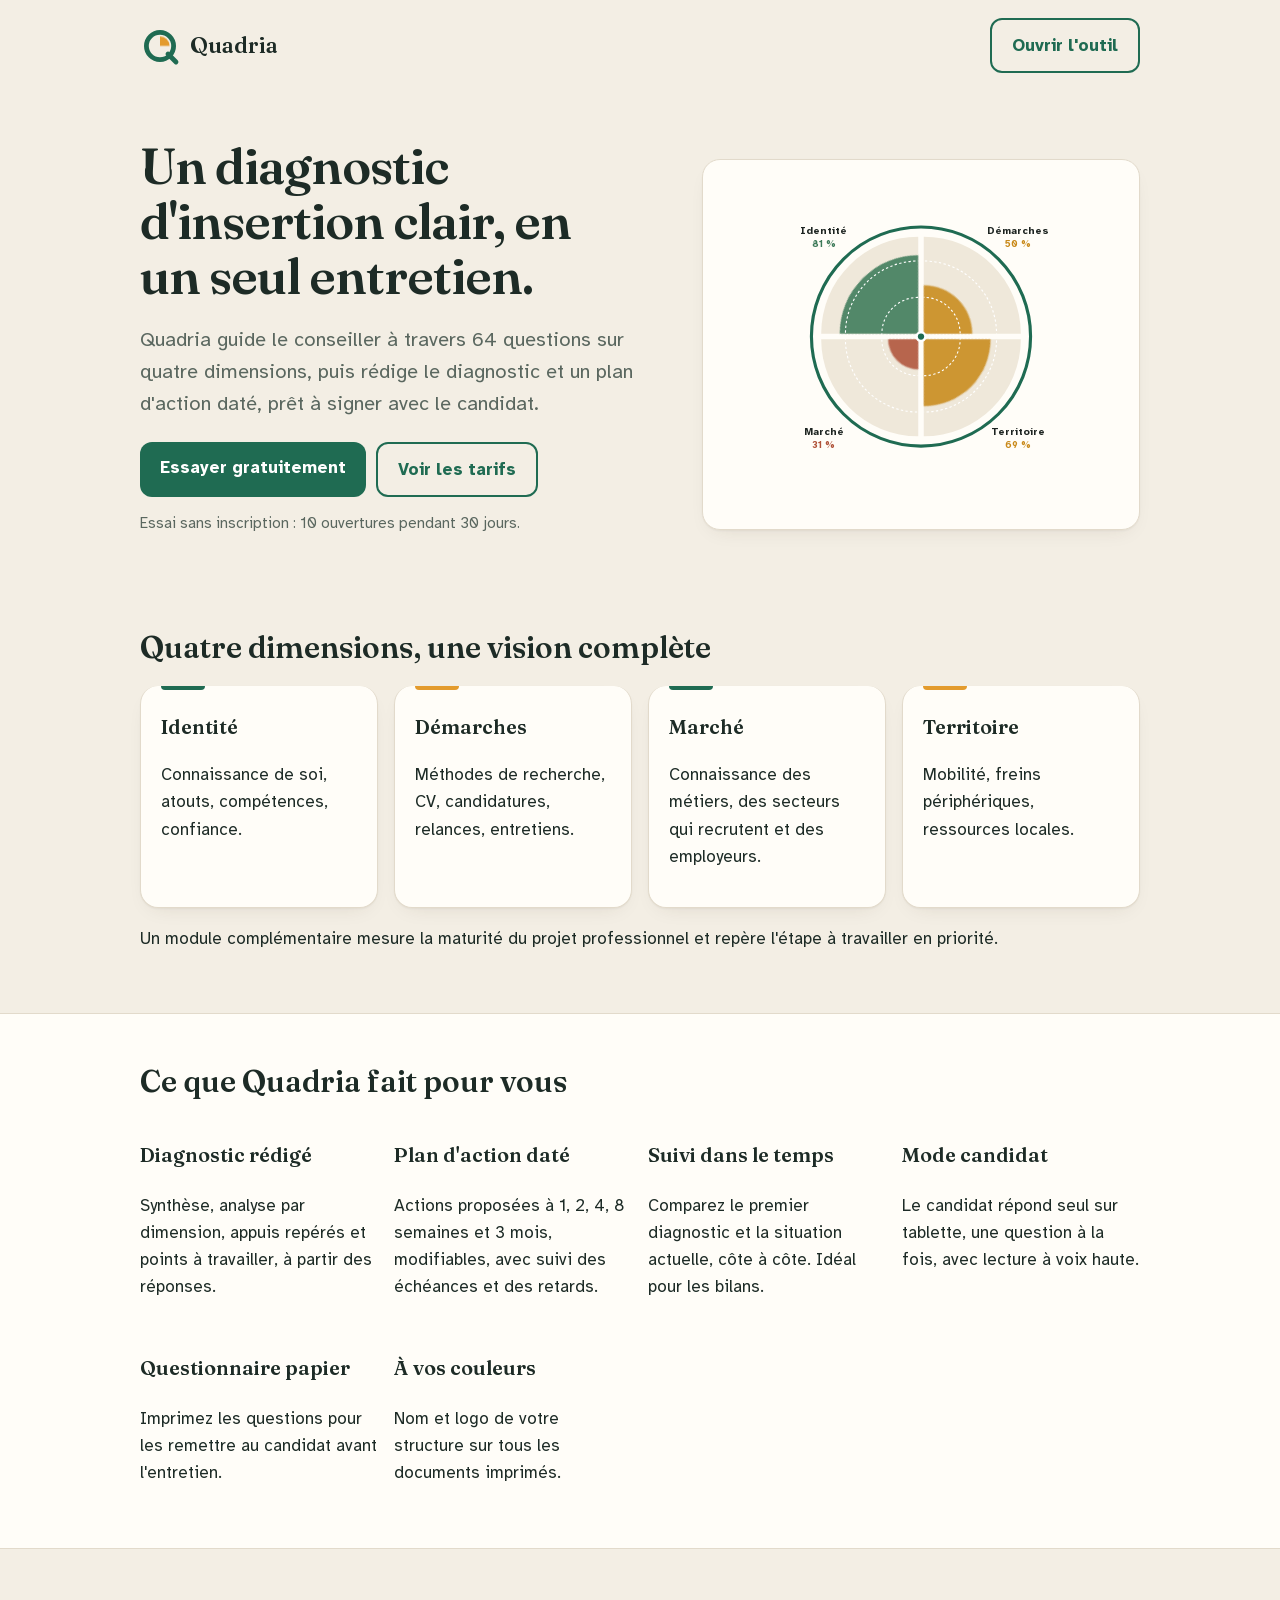
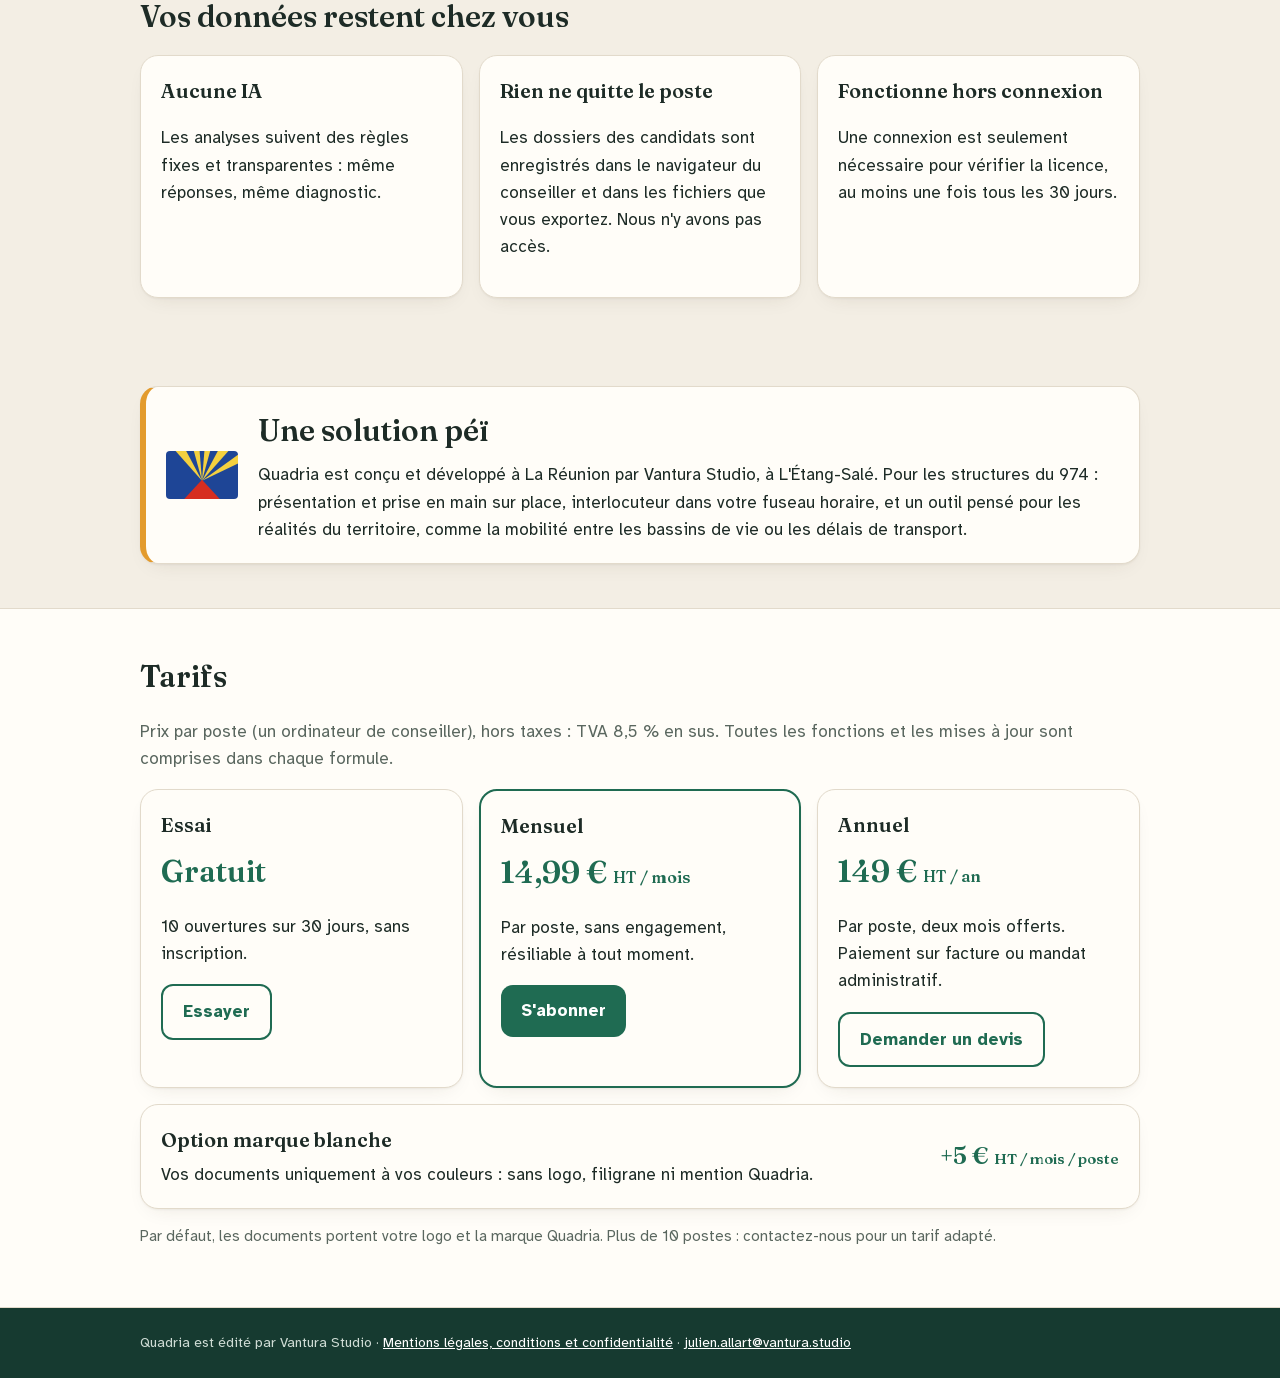
<file: index.html>
<!doctype html><html lang="fr"><head><meta charset="utf-8"><meta name="viewport" content="width=device-width,initial-scale=1">
<title>Quadria, diagnostic d'insertion professionnelle</title><meta name="description" content="Quadria : un diagnostic d'insertion complet en un entretien, avec un plan d'action à 1, 2, 4, 8 semaines et 3 mois. Sans IA, les données restent sur votre poste.">
<script>(()=>{try{const q=new URLSearchParams(location.search);if(q.has('accueil'))return;const app=matchMedia('(display-mode: standalone)').matches;const habitue=['dip_cfg','dip_lib','dip_k','dip_id'].some(k=>localStorage.getItem(k));if(app||habitue)location.replace('outil/'+location.hash)}catch(e){}})()</script><link rel="icon" href="icone.svg"><link rel="stylesheet" href="style.css"></head><body>
<header><div class="w"><a class="brand" href="./"><svg width="40" height="40" aria-hidden="true" xmlns="http://www.w3.org/2000/svg" viewBox="0 0 100 100"><style>
.qa-r{stroke-dasharray:214;stroke-dashoffset:214;animation:qd 1s cubic-bezier(.65,0,.35,1) forwards }
.qa-q{transform-origin:50px 50px;transform:scale(0) rotate(-90deg);animation:qs .6s cubic-bezier(.34,1.56,.64,1) .85s forwards}
.qa-t{stroke-dasharray:29;stroke-dashoffset:29;animation:qd .35s ease-out 1.25s forwards}
@keyframes qd{to{stroke-dashoffset:0}}@keyframes qs{to{transform:scale(1) rotate(0)}}
@media (prefers-reduced-motion:reduce){.qr,.qa-t{stroke-dashoffset:0;animation:none}.qa-q{transform:none;animation:none}}
</style><circle class="qa-r" cx="50" cy="50" r="34" fill="none" stroke="#1F6B52" stroke-width="12" transform="rotate(-90 50 50)"/><path class="qa-q" d="M50 50V26A24 24 0 0 1 74 50Z" fill="#E39B2D"/><path class="qa-t" d="M70 70L90 90" stroke="#1F6B52" stroke-width="12" stroke-linecap="round"/></svg> Quadria</a><a class="btn s" href="outil/">Ouvrir l'outil</a></div></header>
<main>
<div class="w hero"><div><h1>Un diagnostic d'insertion clair, en un seul entretien.</h1>
<p class="lead">Quadria guide le conseiller à travers 64 questions sur quatre dimensions, puis rédige le diagnostic et un plan d'action daté, prêt à signer avec le candidat.</p>
<div class="cta"><a class="btn" href="outil/">Essayer gratuitement</a><a class="btn s" href="#tarifs">Voir les tarifs</a></div>
<p style="color:var(--mute);font-size:15px;margin-top:14px">Essai sans inscription : 10 ouvertures pendant 30 jours.</p></div>
<div class="c" style="text-align:center"><svg class="hero-chart" role="img" aria-label="Graphique Quadria : les quatre dimensions se remplissent selon les réponses" style="width:100%;max-width:360px" xmlns="http://www.w3.org/2000/svg" font-family="Atkinson Hyperlegible,Segoe UI,sans-serif" id="ap" viewBox="-230 -200 460 410" role="img" aria-label="Quadria : les quatre dimensions"><circle r="140" fill="none" stroke="#1F6B52" stroke-width="4"/><g transform="rotate(-45) translate(0 -5)"><clipPath id="apcsoi"><path d="M0 0L-87.6812408671319 -87.6812408671319A124 124 0 0 1 87.6812408671319 -87.6812408671319Z"/></clipPath><path d="M0 0L-87.6812408671319 -87.6812408671319A124 124 0 0 1 87.6812408671319 -87.6812408671319Z" fill="#efe8da"/>
<g clip-path="url(#apcsoi)"><circle class="fl" data-r="100.44" r="100.44" fill="#3d7a59" fill-opacity=".88"/>
<circle r="46.5" fill="none" stroke="#fff" stroke-width="1.4" stroke-dasharray="3 3"/><circle r="93" fill="none" stroke="#fff" stroke-width="1.4" stroke-dasharray="3 3"/></g></g>
<text x="-124.45079348883235" y="-130.45079348883237" text-anchor="middle" font-size="13" font-weight="700" fill="#1d2421">Identité</text><text x="-124.45079348883235" y="-114.45079348883237" text-anchor="middle" font-size="12" fill="#3d7a59" font-weight="600">81 %</text><g transform="rotate(45) translate(0 -5)"><clipPath id="apcmet"><path d="M0 0L-87.6812408671319 -87.6812408671319A124 124 0 0 1 87.6812408671319 -87.6812408671319Z"/></clipPath><path d="M0 0L-87.6812408671319 -87.6812408671319A124 124 0 0 1 87.6812408671319 -87.6812408671319Z" fill="#efe8da"/>
<g clip-path="url(#apcmet)"><circle class="fl" data-r="62" r="62" fill="#c98a1b" fill-opacity=".88"/>
<circle r="46.5" fill="none" stroke="#fff" stroke-width="1.4" stroke-dasharray="3 3"/><circle r="93" fill="none" stroke="#fff" stroke-width="1.4" stroke-dasharray="3 3"/></g></g>
<text x="124.45079348883235" y="-130.45079348883237" text-anchor="middle" font-size="13" font-weight="700" fill="#1d2421">Démarches</text><text x="124.45079348883235" y="-114.45079348883237" text-anchor="middle" font-size="12" fill="#c98a1b" font-weight="600">50 %</text><g transform="rotate(135) translate(0 -5)"><clipPath id="apclieu"><path d="M0 0L-87.6812408671319 -87.6812408671319A124 124 0 0 1 87.6812408671319 -87.6812408671319Z"/></clipPath><path d="M0 0L-87.6812408671319 -87.6812408671319A124 124 0 0 1 87.6812408671319 -87.6812408671319Z" fill="#efe8da"/>
<g clip-path="url(#apclieu)"><circle class="fl" data-r="85.56" r="85.56" fill="#c98a1b" fill-opacity=".88"/>
<circle r="46.5" fill="none" stroke="#fff" stroke-width="1.4" stroke-dasharray="3 3"/><circle r="93" fill="none" stroke="#fff" stroke-width="1.4" stroke-dasharray="3 3"/></g></g>
<text x="124.45079348883237" y="126.45079348883235" text-anchor="middle" font-size="13" font-weight="700" fill="#1d2421">Territoire</text><text x="124.45079348883237" y="142.45079348883235" text-anchor="middle" font-size="12" fill="#c98a1b" font-weight="600">69 %</text><g transform="rotate(-135) translate(0 -5)"><clipPath id="apcenv"><path d="M0 0L-87.6812408671319 -87.6812408671319A124 124 0 0 1 87.6812408671319 -87.6812408671319Z"/></clipPath><path d="M0 0L-87.6812408671319 -87.6812408671319A124 124 0 0 1 87.6812408671319 -87.6812408671319Z" fill="#efe8da"/>
<g clip-path="url(#apcenv)"><circle class="fl" data-r="38.44" r="38.44" fill="#b0533a" fill-opacity=".88"/>
<circle r="46.5" fill="none" stroke="#fff" stroke-width="1.4" stroke-dasharray="3 3"/><circle r="93" fill="none" stroke="#fff" stroke-width="1.4" stroke-dasharray="3 3"/></g></g>
<text x="-124.45079348883237" y="126.45079348883235" text-anchor="middle" font-size="13" font-weight="700" fill="#1d2421">Marché</text><text x="-124.45079348883237" y="142.45079348883235" text-anchor="middle" font-size="12" fill="#b0533a" font-weight="600">31 %</text><circle r="7" fill="#fff"/><circle r="4" fill="#1F6B52"/></svg></div></div>

<section class="rv"><div class="w"><h2>Quatre dimensions, une vision complète</h2><div class="grid">
<div class="c dim"><h3>Identité</h3><p>Connaissance de soi, atouts, compétences, confiance.</p></div>
<div class="c dim"><h3>Démarches</h3><p>Méthodes de recherche, CV, candidatures, relances, entretiens.</p></div>
<div class="c dim"><h3>Marché</h3><p>Connaissance des métiers, des secteurs qui recrutent et des employeurs.</p></div>
<div class="c dim"><h3>Territoire</h3><p>Mobilité, freins périphériques, ressources locales.</p></div></div>
<p>Un module complémentaire mesure la maturité du projet professionnel et repère l'étape à travailler en priorité.</p></div></section>

<section class="rv" style="background:#fff;border-block:1px solid var(--line)"><div class="w"><h2>Ce que Quadria fait pour vous</h2><div class="grid">
<div><h3>Diagnostic rédigé</h3><p>Synthèse, analyse par dimension, appuis repérés et points à travailler, à partir des réponses.</p></div>
<div><h3>Plan d'action daté</h3><p>Actions proposées à 1, 2, 4, 8 semaines et 3 mois, modifiables, avec suivi des échéances et des retards.</p></div>
<div><h3>Suivi dans le temps</h3><p>Comparez le premier diagnostic et la situation actuelle, côte à côte. Idéal pour les bilans.</p></div>
<div><h3>Mode candidat</h3><p>Le candidat répond seul sur tablette, une question à la fois, avec lecture à voix haute.</p></div>
<div><h3>Questionnaire papier</h3><p>Imprimez les questions pour les remettre au candidat avant l'entretien.</p></div>
<div><h3>À vos couleurs</h3><p>Nom et logo de votre structure sur tous les documents imprimés.</p></div></div></div></section>

<section class="rv"><div class="w"><h2>Vos données restent chez vous</h2><div class="grid">
<div class="c"><h3>Aucune IA</h3><p>Les analyses suivent des règles fixes et transparentes : même réponses, même diagnostic.</p></div>
<div class="c"><h3>Rien ne quitte le poste</h3><p>Les dossiers des candidats sont enregistrés dans le navigateur du conseiller et dans les fichiers que vous exportez. Nous n'y avons pas accès.</p></div>
<div class="c"><h3>Fonctionne hors connexion</h3><p>Une connexion est seulement nécessaire pour vérifier la licence, au moins une fois tous les 30 jours.</p></div></div></div></section>

<section class="rv"><div class="w"><div class="c" style="display:flex;gap:20px;align-items:center;flex-wrap:wrap;border-left:6px solid var(--a)"><svg viewBox="0 0 150 100" width="72" height="48" role="img" aria-label="Drapeau Lo Mahavéli" style="border-radius:4px;flex:none"><rect width="150" height="100" fill="#1E4596"/><g fill="#F4D03F"><path d="M75 62L20 0H42Z"/><path d="M75 62L58 0H70Z"/><path d="M75 62L80 0H92Z"/><path d="M75 62L108 0H130Z"/><path d="M75 62L150 8V26Z"/></g><path d="M75 60L38 100H112Z" fill="#D62D20"/></svg><div style="flex:1;min-width:240px"><h2 style="margin-bottom:6px">Une solution péï</h2><p style="margin:0">Quadria est conçu et développé à La Réunion par Vantura Studio, à L'Étang-Salé. Pour les structures du 974 : présentation et prise en main sur place, interlocuteur dans votre fuseau horaire, et un outil pensé pour les réalités du territoire, comme la mobilité entre les bassins de vie ou les délais de transport.</p></div></div></div></section>
<section id="tarifs" class="rv" style="background:#fff;border-block:1px solid var(--line)"><div class="w"><h2>Tarifs</h2><p style="color:var(--mute)">Prix par poste (un ordinateur de conseiller), hors taxes : TVA 8,5 % en sus. Toutes les fonctions et les mises à jour sont comprises dans chaque formule.</p><div class="grid">
<div class="c"><h3>Essai</h3><div class="price">Gratuit</div><p>10 ouvertures sur 30 jours, sans inscription.</p><a class="btn s" href="outil/">Essayer</a></div>
<div class="c" style="border:2px solid var(--g)"><h3>Mensuel</h3><div class="price">14,99 € <small style="font-size:16px">HT / mois</small></div><p>Par poste, sans engagement, résiliable à tout moment.</p><a class="btn" href="mailto:julien.allart@vantura.studio?subject=Abonnement%20Quadria%20mensuel&body=Structure%20%3A%0ANombre%20de%20postes%20%3A%0ACode(s)%20d'installation%20%3A">S'abonner</a></div>
<div class="c"><h3>Annuel</h3><div class="price">149 € <small style="font-size:16px">HT / an</small></div><p>Par poste, deux mois offerts. Paiement sur facture ou mandat administratif.</p><a class="btn s" href="mailto:julien.allart@vantura.studio?subject=Devis%20Quadria%20annuel&body=Structure%20%3A%0ANombre%20de%20postes%20%3A">Demander un devis</a></div></div>
<div class="c" style="margin-top:16px;display:flex;gap:16px;align-items:center;flex-wrap:wrap"><div style="flex:1;min-width:240px"><h3 style="margin:0 0 4px">Option marque blanche</h3><p style="margin:0">Vos documents uniquement à vos couleurs : sans logo, filigrane ni mention Quadria.</p></div><div class="price" style="font-size:24px">+5 € <small style="font-size:15px">HT / mois / poste</small></div></div>
<p style="color:var(--mute);font-size:15px">Par défaut, les documents portent votre logo et la marque Quadria. Plus de 10 postes : contactez-nous pour un tarif adapté.</p></div></section>
</main>
<footer><div class="w">Quadria est édité par Vantura Studio · <a href="legal.html">Mentions légales, conditions et confidentialité</a> · <a href="mailto:julien.allart@vantura.studio">julien.allart@vantura.studio</a></div></footer>
<script>(()=>{const R=matchMedia('(prefers-reduced-motion: reduce)').matches;if(R||!('IntersectionObserver' in window))return;document.documentElement.classList.add('anim');const io=new IntersectionObserver(es=>es.forEach(e=>{if(e.isIntersecting){e.target.classList.add('vu');io.unobserve(e.target)}}),{threshold:.12});document.querySelectorAll('.rv').forEach(x=>io.observe(x))})()</script></body></html>
</file>
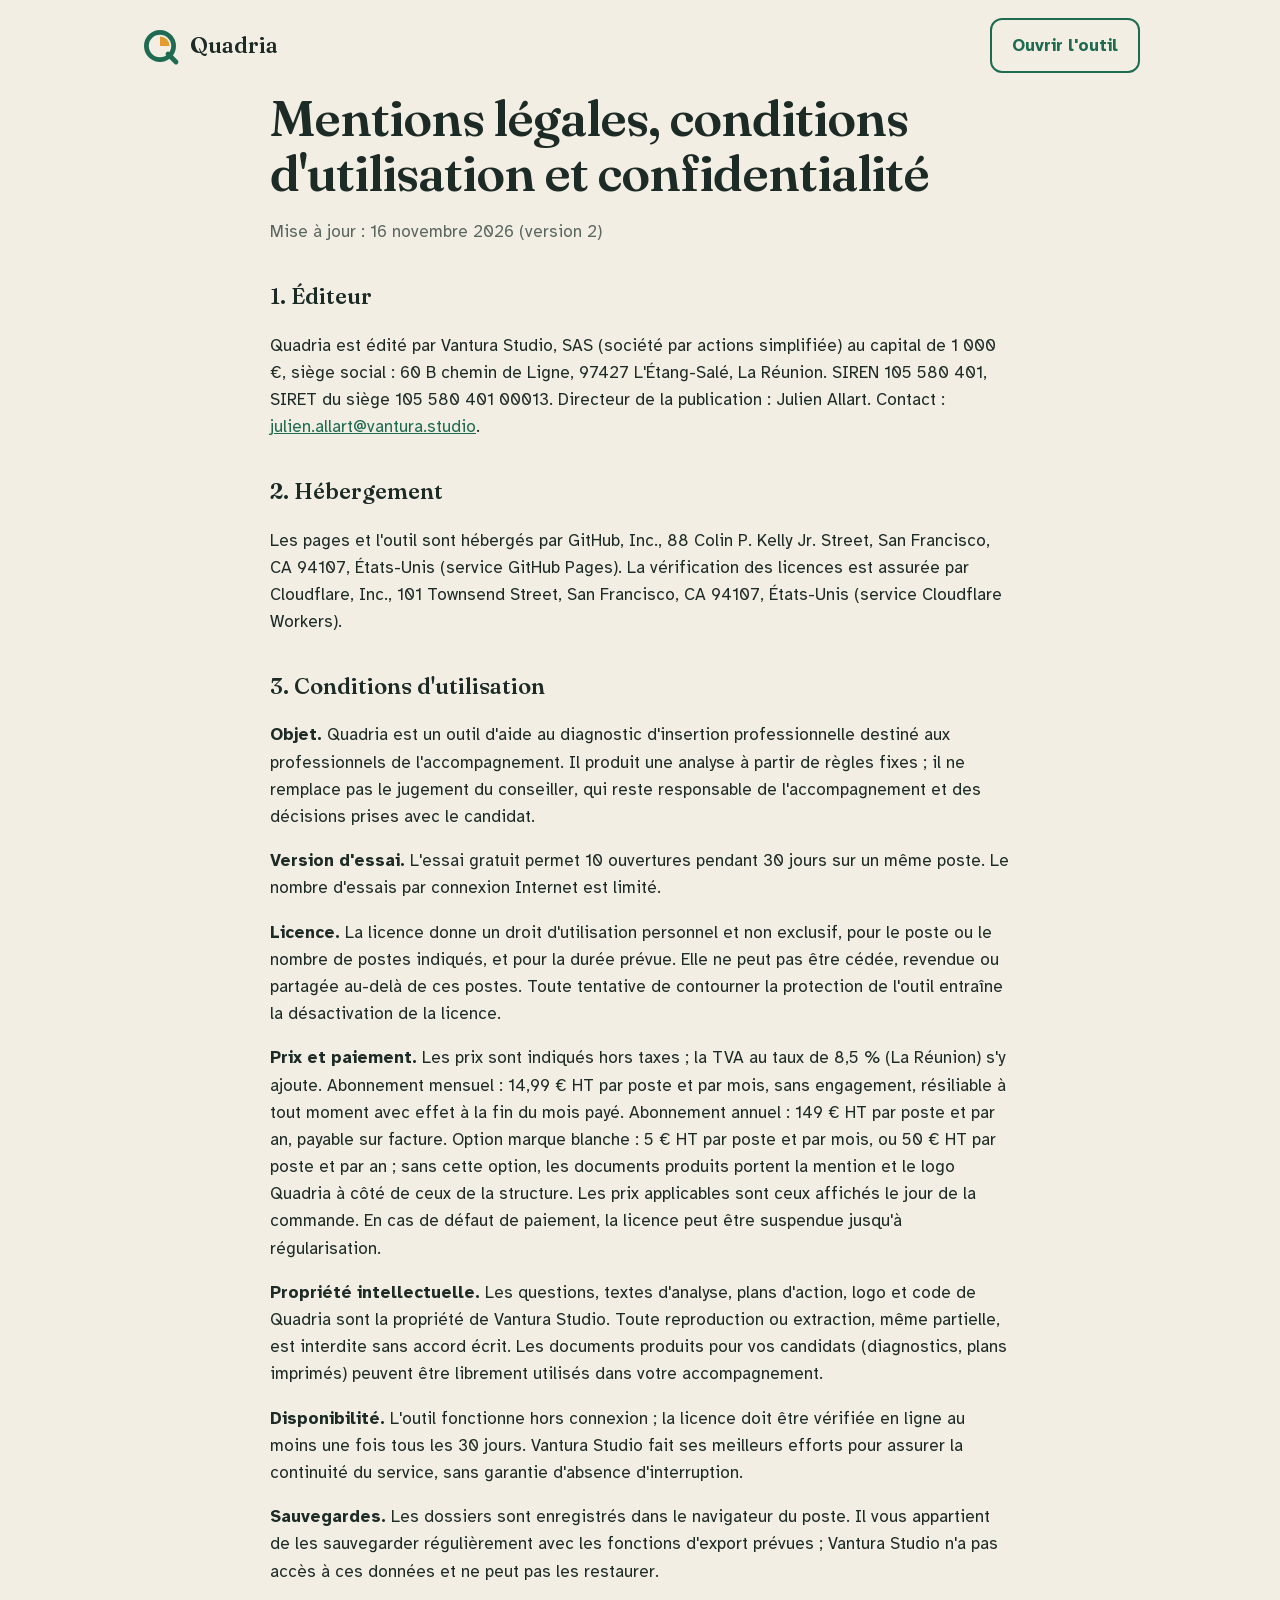
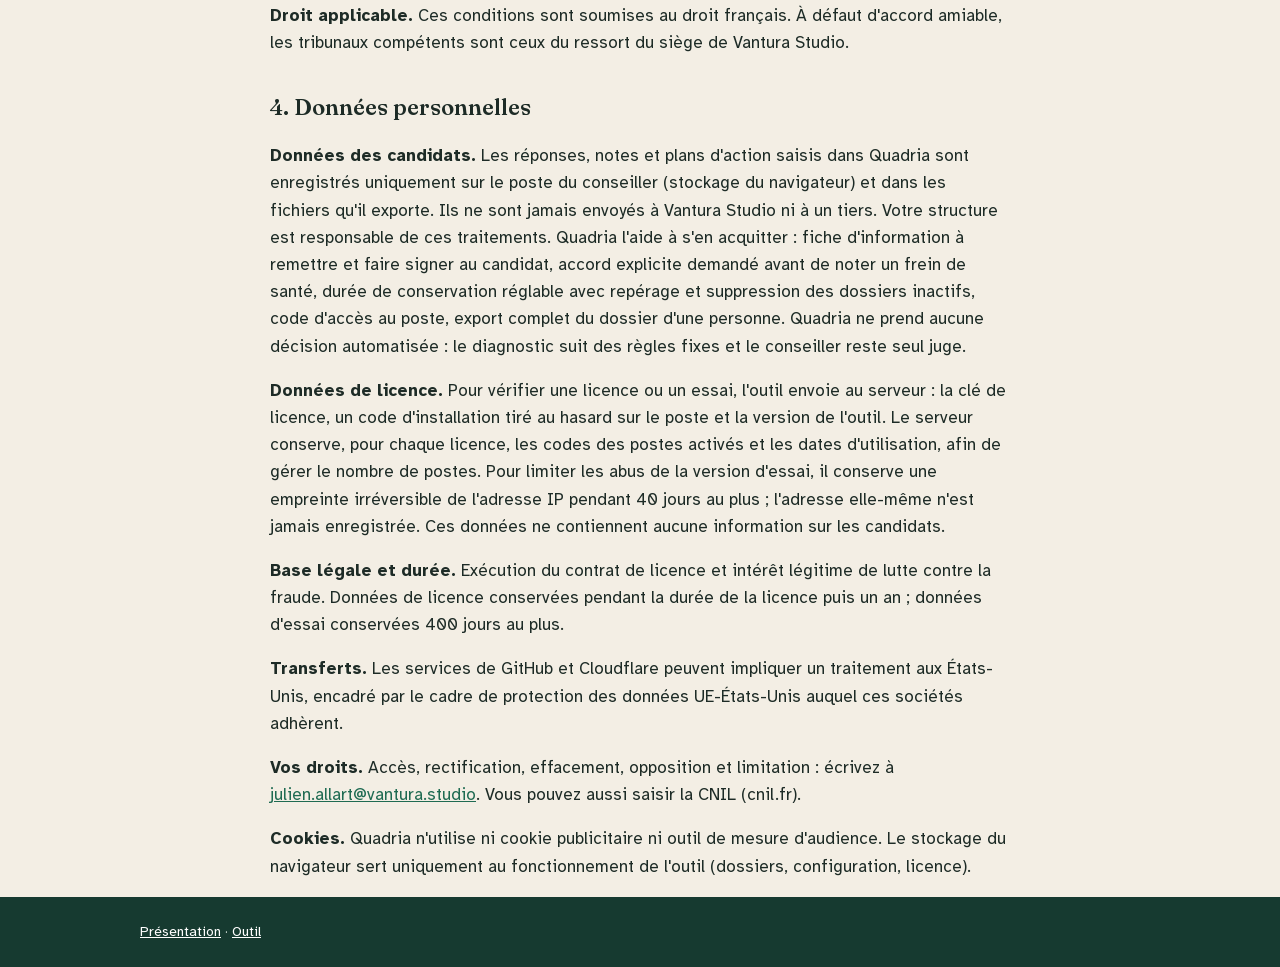
<file: legal.html>
<!doctype html><html lang="fr"><head><meta charset="utf-8"><meta name="viewport" content="width=device-width,initial-scale=1">
<title>Quadria, mentions légales</title><link rel="icon" href="icone.svg"><link rel="stylesheet" href="style.css"></head><body>
<header><div class="w"><a class="brand" href="./"><svg viewBox="0 0 100 100" width="40" height="40" aria-hidden="true"><circle cx="50" cy="50" r="34" fill="none" stroke="#1F6B52" stroke-width="12"/><path d="M50 50V26A24 24 0 0 1 74 50Z" fill="#E39B2D"/><path d="M70 70L90 90" stroke="#1F6B52" stroke-width="12" stroke-linecap="round"/></svg> Quadria</a><a class="btn s" href="outil/">Ouvrir l'outil</a></div></header>
<main class="w legal">
<h1>Mentions légales, conditions d'utilisation et confidentialité</h1><p style="color:var(--mute)">Mise à jour : 16 novembre 2026 (version 2)</p>
<h2>1. Éditeur</h2><p>Quadria est édité par Vantura Studio, SAS (société par actions simplifiée) au capital de 1 000 €, siège social : 60 B chemin de Ligne, 97427 L'Étang-Salé, La Réunion. SIREN 105 580 401, SIRET du siège 105 580 401 00013. Directeur de la publication : Julien Allart. Contact : <a href="mailto:julien.allart@vantura.studio">julien.allart@vantura.studio</a>.</p>
<h2>2. Hébergement</h2><p>Les pages et l'outil sont hébergés par GitHub, Inc., 88 Colin P. Kelly Jr. Street, San Francisco, CA 94107, États-Unis (service GitHub Pages). La vérification des licences est assurée par Cloudflare, Inc., 101 Townsend Street, San Francisco, CA 94107, États-Unis (service Cloudflare Workers).</p>
<h2>3. Conditions d'utilisation</h2>
<p><b>Objet.</b> Quadria est un outil d'aide au diagnostic d'insertion professionnelle destiné aux professionnels de l'accompagnement. Il produit une analyse à partir de règles fixes ; il ne remplace pas le jugement du conseiller, qui reste responsable de l'accompagnement et des décisions prises avec le candidat.</p>
<p><b>Version d'essai.</b> L'essai gratuit permet 10 ouvertures pendant 30 jours sur un même poste. Le nombre d'essais par connexion Internet est limité.</p>
<p><b>Licence.</b> La licence donne un droit d'utilisation personnel et non exclusif, pour le poste ou le nombre de postes indiqués, et pour la durée prévue. Elle ne peut pas être cédée, revendue ou partagée au-delà de ces postes. Toute tentative de contourner la protection de l'outil entraîne la désactivation de la licence.</p>
<p><b>Prix et paiement.</b> Les prix sont indiqués hors taxes ; la TVA au taux de 8,5 % (La Réunion) s'y ajoute. Abonnement mensuel : 14,99 € HT par poste et par mois, sans engagement, résiliable à tout moment avec effet à la fin du mois payé. Abonnement annuel : 149 € HT par poste et par an, payable sur facture. Option marque blanche : 5 € HT par poste et par mois, ou 50 € HT par poste et par an ; sans cette option, les documents produits portent la mention et le logo Quadria à côté de ceux de la structure. Les prix applicables sont ceux affichés le jour de la commande. En cas de défaut de paiement, la licence peut être suspendue jusqu'à régularisation.</p>
<p><b>Propriété intellectuelle.</b> Les questions, textes d'analyse, plans d'action, logo et code de Quadria sont la propriété de Vantura Studio. Toute reproduction ou extraction, même partielle, est interdite sans accord écrit. Les documents produits pour vos candidats (diagnostics, plans imprimés) peuvent être librement utilisés dans votre accompagnement.</p>
<p><b>Disponibilité.</b> L'outil fonctionne hors connexion ; la licence doit être vérifiée en ligne au moins une fois tous les 30 jours. Vantura Studio fait ses meilleurs efforts pour assurer la continuité du service, sans garantie d'absence d'interruption.</p>
<p><b>Sauvegardes.</b> Les dossiers sont enregistrés dans le navigateur du poste. Il vous appartient de les sauvegarder régulièrement avec les fonctions d'export prévues ; Vantura Studio n'a pas accès à ces données et ne peut pas les restaurer.</p>
<p><b>Droit applicable.</b> Ces conditions sont soumises au droit français. À défaut d'accord amiable, les tribunaux compétents sont ceux du ressort du siège de Vantura Studio.</p>
<h2>4. Données personnelles</h2>
<p><b>Données des candidats.</b> Les réponses, notes et plans d'action saisis dans Quadria sont enregistrés uniquement sur le poste du conseiller (stockage du navigateur) et dans les fichiers qu'il exporte. Ils ne sont jamais envoyés à Vantura Studio ni à un tiers. Votre structure est responsable de ces traitements. Quadria l'aide à s'en acquitter : fiche d'information à remettre et faire signer au candidat, accord explicite demandé avant de noter un frein de santé, durée de conservation réglable avec repérage et suppression des dossiers inactifs, code d'accès au poste, export complet du dossier d'une personne. Quadria ne prend aucune décision automatisée : le diagnostic suit des règles fixes et le conseiller reste seul juge.</p>
<p><b>Données de licence.</b> Pour vérifier une licence ou un essai, l'outil envoie au serveur : la clé de licence, un code d'installation tiré au hasard sur le poste et la version de l'outil. Le serveur conserve, pour chaque licence, les codes des postes activés et les dates d'utilisation, afin de gérer le nombre de postes. Pour limiter les abus de la version d'essai, il conserve une empreinte irréversible de l'adresse IP pendant 40 jours au plus ; l'adresse elle-même n'est jamais enregistrée. Ces données ne contiennent aucune information sur les candidats.</p>
<p><b>Base légale et durée.</b> Exécution du contrat de licence et intérêt légitime de lutte contre la fraude. Données de licence conservées pendant la durée de la licence puis un an ; données d'essai conservées 400 jours au plus.</p>
<p><b>Transferts.</b> Les services de GitHub et Cloudflare peuvent impliquer un traitement aux États-Unis, encadré par le cadre de protection des données UE-États-Unis auquel ces sociétés adhèrent.</p>
<p><b>Vos droits.</b> Accès, rectification, effacement, opposition et limitation : écrivez à <a href="mailto:julien.allart@vantura.studio">julien.allart@vantura.studio</a>. Vous pouvez aussi saisir la CNIL (cnil.fr).</p>
<p><b>Cookies.</b> Quadria n'utilise ni cookie publicitaire ni outil de mesure d'audience. Le stockage du navigateur sert uniquement au fonctionnement de l'outil (dossiers, configuration, licence).</p>
</main><footer><div class="w"><a href="./">Présentation</a> · <a href="outil/">Outil</a></div></footer></body></html>
</file>
<file: style.css>
@font-face{font-family:"Fraunces";font-weight:600;font-display:swap;src:url(polices/fraunces-600.woff2) format("woff2")}
@font-face{font-family:"Atkinson Hyperlegible";font-weight:400;font-display:swap;src:url(polices/atkinson-400.woff2) format("woff2")}
@font-face{font-family:"Atkinson Hyperlegible";font-weight:700;font-display:swap;src:url(polices/atkinson-700.woff2) format("woff2")}
:root{--bg:#f3eee4;--ink:#1d2b26;--mute:#5a675f;--line:#e2dacb;--g:#1F6B52;--a:#E39B2D;--card:#fffdf8;--fd:"Fraunces",Georgia,serif;--fb:"Atkinson Hyperlegible",system-ui,sans-serif}
*{box-sizing:border-box}body{margin:0;background:var(--bg);color:var(--ink);font:17px/1.6 var(--fb);-webkit-font-smoothing:antialiased}
a{color:var(--g)}.w{max-width:1040px;margin:0 auto;padding:0 20px}
header{padding:18px 0}header .w{display:flex;align-items:center;justify-content:space-between;gap:12px}
.brand{display:flex;align-items:center;gap:10px;font-weight:700;font-size:22px;text-decoration:none;color:var(--ink)}
.btn{display:inline-block;padding:12px 20px;border-radius:12px;background:var(--g);color:#fff;text-decoration:none;font-weight:600}.btn.s{background:#fff;color:var(--g);border:2px solid var(--g)}
.hero{padding-top:48px;padding-bottom:30px;display:grid;grid-template-columns:1.2fr 1fr;gap:36px;align-items:center}
h1{font-size:clamp(32px,5vw,50px);line-height:1.1;margin:0 0 16px;letter-spacing:-1px}h2{font-size:30px;margin:0 0 14px}
.lead{font-size:20px;color:var(--mute)}.cta{display:flex;gap:10px;flex-wrap:wrap;margin-top:22px}
section{padding:44px 0}.grid{display:grid;grid-template-columns:repeat(auto-fit,minmax(230px,1fr));gap:16px}
.c{background:var(--card);border:1px solid var(--line);border-radius:16px;padding:20px}.c h3{margin:0 0 6px}

.price{font-size:30px;font-weight:700;color:var(--g)}ul.k{padding-left:20px}
footer{border-top:1px solid var(--line);padding:24px 0;color:var(--mute);font-size:14px}
.legal h2{font-size:22px;margin-top:34px}.legal{max-width:780px}
@media(max-width:760px){.hero{grid-template-columns:1fr}}

@keyframes qin{from{opacity:0;transform:translateY(18px)}}@keyframes qgrow{from{transform:scale(0)}}
.hero>div{animation:qin .6s cubic-bezier(.2,.8,.2,1) both}.hero>div+div{animation-delay:.15s}
.hero-chart .fl{animation:qgrow 1.1s cubic-bezier(.2,.8,.2,1) both}.hero-chart g:nth-of-type(2) .fl{animation-delay:.5s}.hero-chart g:nth-of-type(3) .fl{animation-delay:.7s}.hero-chart g:nth-of-type(4) .fl{animation-delay:.9s}.hero-chart g:nth-of-type(5) .fl{animation-delay:1.1s}
.anim .rv{opacity:0;transform:translateY(24px);transition:opacity .6s cubic-bezier(.2,.8,.2,1),transform .6s cubic-bezier(.2,.8,.2,1)}.anim .rv.vu{opacity:1;transform:none}
.c{transition:transform .2s,box-shadow .2s}.grid .c:hover{transform:translateY(-3px);box-shadow:0 10px 24px #1d242114}.btn{transition:transform .15s,filter .2s}.btn:hover{filter:brightness(1.08)}.btn:active{transform:scale(.97)}
@media (prefers-reduced-motion:reduce){*{animation:none!important;transition:none!important}}

h1,h2,h3,.brand,.price{font-family:var(--fd);font-weight:600;text-wrap:balance}h1{letter-spacing:-.02em}
::selection{background:#f3d9a8}:focus-visible{outline:2.5px solid var(--a);outline-offset:3px}
.c{border-radius:18px;box-shadow:0 1px 2px #3b2f1a0d,0 8px 22px -12px #3b2f1a26}
.dim{border-top:0;position:relative;padding-top:26px}.dim::before{content:"";position:absolute;left:20px;top:0;width:44px;height:4px;border-radius:0 0 4px 4px;background:var(--g)}.dim:nth-child(2n)::before{background:var(--a)}
section[style*="background:#fff"]{background:var(--card)!important}
.btn{border-radius:12px}.btn:not(.s){background:var(--g)}.btn.s{background:transparent}
footer{background:#163a30;color:#cfdcd5;border:0}footer a{color:#fff}
</file>
